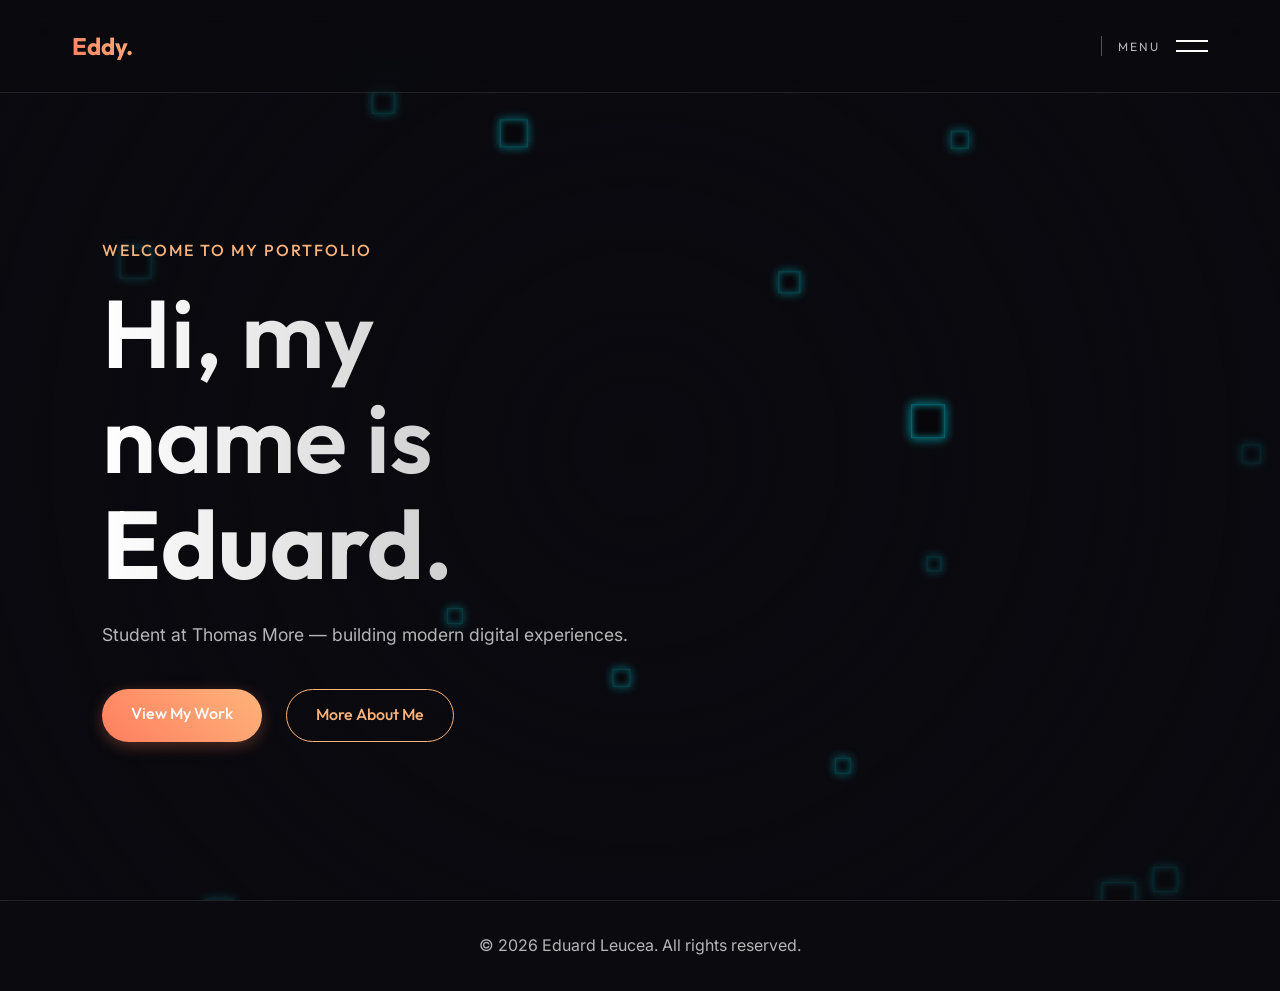
<file: index.html>
<!DOCTYPE html>
<html lang="en">

<head>
    <meta charset="UTF-8">
    <meta name="viewport" content="width=device-width, initial-scale=1.0">
    <title>Personal Portfolio</title>
    <!-- Google Fonts -->
    <link rel="preconnect" href="https://fonts.googleapis.com">
    <link rel="preconnect" href="https://fonts.gstatic.com" crossorigin>
    <link
        href="https://fonts.googleapis.com/css2?family=Outfit:wght@300;400;500;600;700&family=Inter:wght@400;500&display=swap"
        rel="stylesheet">
    <!-- CSS -->
    <link rel="stylesheet" href="gradient-bg.css">
    <link rel="stylesheet" href="style.css">
</head>

<body>
    <!-- Animated Background -->
    <div class="bg-overlay"></div>

    <nav class="glass-nav">
        <div class="nav-content">
            <span class="logo">Eddy.</span>
            <button class="menu-toggle" aria-label="Toggle Menu">
                <span class="menu-divider"></span>
                <span class="menu-label">MENU</span>
                <div class="hamburger-lines">
                    <span class="line"></span>
                    <span class="line"></span>
                </div>
            </button>
        </div>
    </nav>

    <!-- Fullscreen Menu Overlay -->
    <nav class="fullscreen-menu">
        <ul class="fullscreen-nav-links">
            <li><a href="./index.html" class="active">Home</a></li>
            <li><a href="./about.html">About Me</a></li>
            <li><a href="./projects.html">Projects</a></li>
            <li><a href="./cv.html">CV</a></li>
            <li><a href="./contact.html">Contact Me</a></li>
        </ul>
    </nav>

    <!-- Cinematic Hero -->
    <section class="hero cinematic-hero">
        <div class="hero-content">
            <span class="hero-tagline">WELCOME TO MY PORTFOLIO</span>
            <h1 class="hero-title">Hi, my<br>name is <span style="color: var(--accent-secondary); font-weight: 700;">Eduard.</span></h1>
            <p class="hero-description">Student at Thomas More — building modern digital experiences.</p>
            <div class="hero-actions">
                <a href="./projects.html" class="btn btn-primary">View My Work</a>
                <a href="./about.html" class="btn btn-secondary">More About Me</a>
            </div>
        </div>

        <div class="hero-right" id="discord-card-container" style="display: none; opacity: 0; transition: opacity 0.5s ease;">
            <!-- Activity is injected here dynamically -->
        </div>
    </section>

    <main>
    </main>

    <footer class="glass-footer">
        <p>&copy; 2026 Eduard Leucea. All rights reserved.</p>
    </footer>

    <!-- Scripts -->
    <script>
        const menuToggle = document.querySelector('.menu-toggle');
        const fullscreenMenu = document.querySelector('.fullscreen-menu');

        if (menuToggle && fullscreenMenu) {
            menuToggle.addEventListener('click', () => {
                menuToggle.classList.toggle('active');
                fullscreenMenu.classList.toggle('active');
                document.body.classList.toggle('menu-open');
            });
        }
    </script>
    <!-- Custom Lanyard Display -->
    <script src="./lanyard.js"></script>
    
    <!-- Custom Background Canvas and Collision Logic -->
    <script src="./background.js"></script>
</body>

</html>
</file>
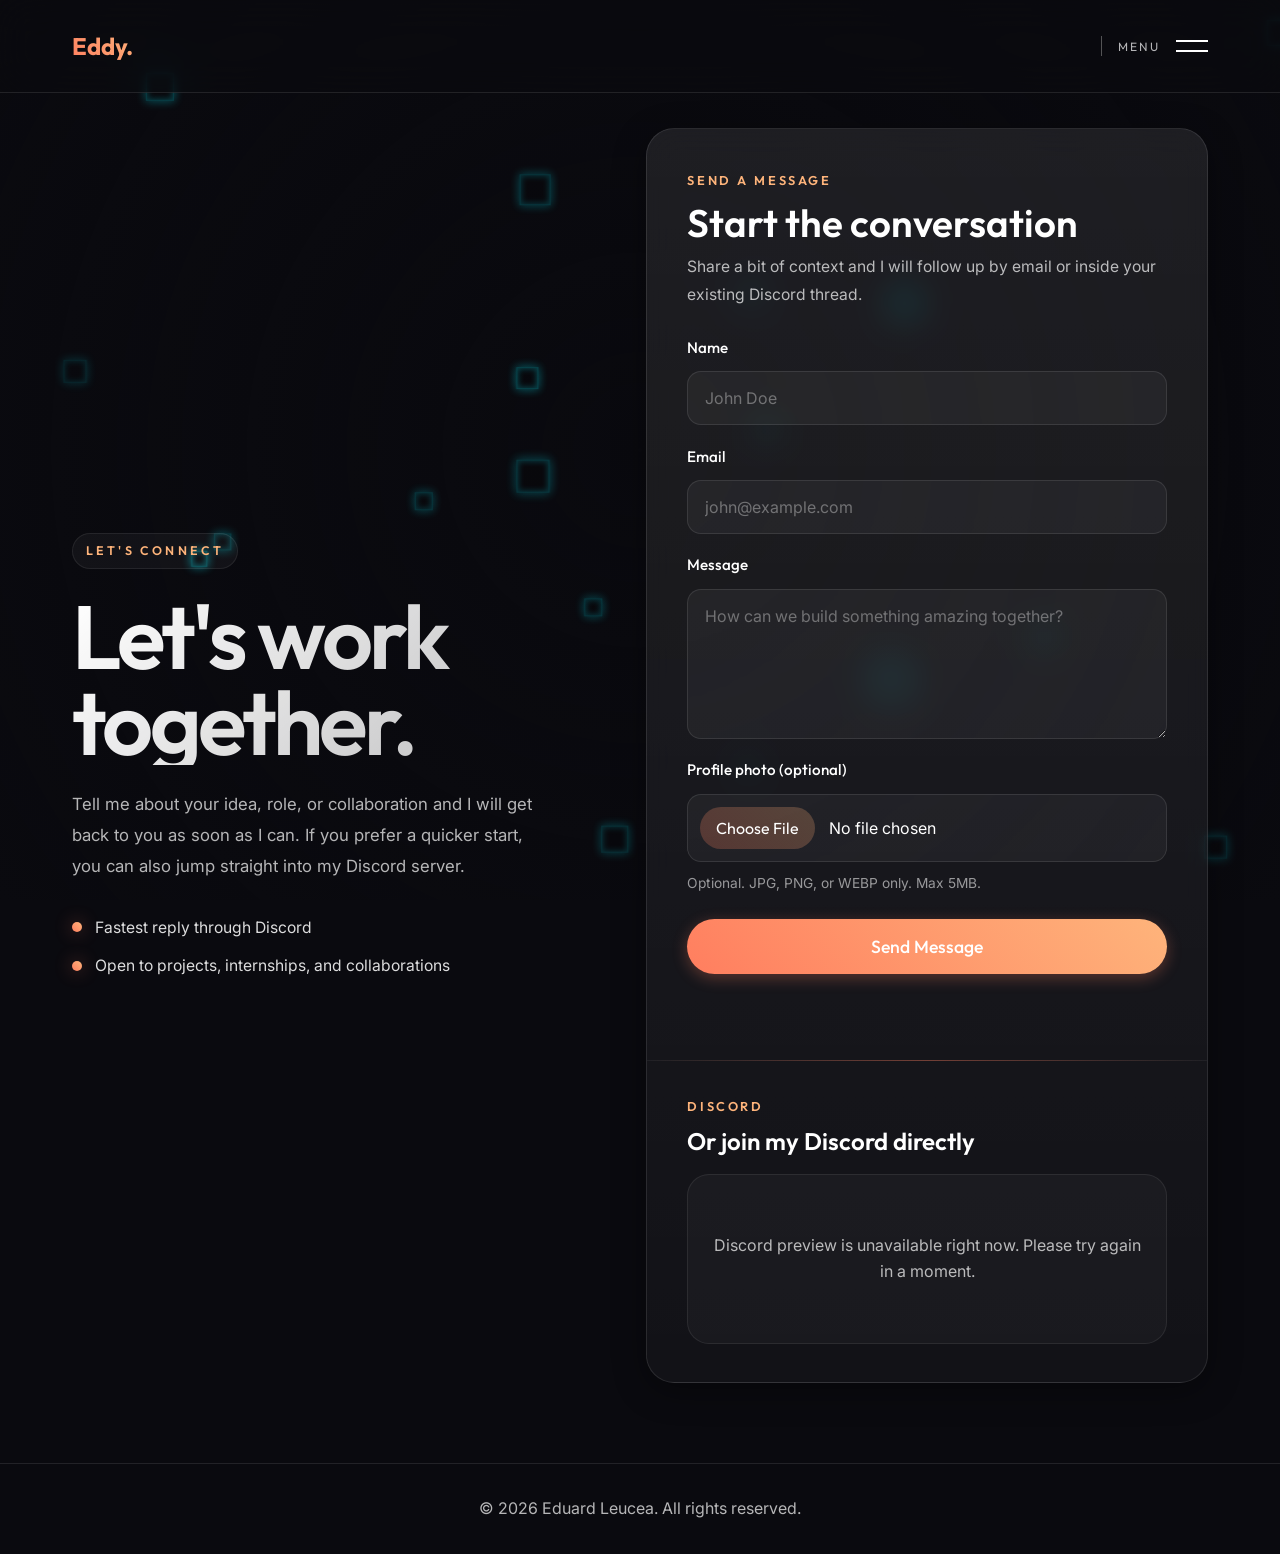
<file: contact.html>
<!DOCTYPE html>
<html lang="en">

<head>
    <meta charset="UTF-8">
    <meta name="viewport" content="width=device-width, initial-scale=1.0">
    <title>Contact Me | Eduard Leucea</title>
    <!-- Google Fonts -->
    <link rel="preconnect" href="https://fonts.googleapis.com">
    <link rel="preconnect" href="https://fonts.gstatic.com" crossorigin>
    <link
        href="https://fonts.googleapis.com/css2?family=Outfit:wght@300;400;500;600;700&family=Inter:wght@400;500&display=swap"
        rel="stylesheet">
    <!-- CSS -->
    <link rel="stylesheet" href="./gradient-bg.css">
    <link rel="stylesheet" href="./style.css">
</head>

<body>
    <div class="bg-overlay"></div>

    <nav class="glass-nav">
        <div class="nav-content">
            <span class="logo">Eddy.</span>
            <button class="menu-toggle" aria-label="Toggle Menu">
                <span class="menu-divider"></span>
                <span class="menu-label">MENU</span>
                <div class="hamburger-lines">
                    <span class="line"></span>
                    <span class="line"></span>
                </div>
            </button>
        </div>
    </nav>

    <!-- Fullscreen Menu Overlay -->
    <nav class="fullscreen-menu">
        <ul class="fullscreen-nav-links">
            <li><a href="./index.html">Home</a></li>
            <li><a href="./about.html">About Me</a></li>
            <li><a href="./projects.html">Projects</a></li>
            <li><a href="./cv.html">CV</a></li>
            <li><a href="./contact.html" class="active">Contact Me</a></li>
        </ul>
    </nav>

    <main>
        <section class="contact contact-section">
            <div class="contact-shell">
                <div class="contact-hero">
                    <div class="contact-copy">
                        <span class="contact-eyebrow">LET'S CONNECT</span>
                        <h1 class="contact-title">Let's work<br>together.</h1>
                        <p class="contact-lead">
                            Tell me about your idea, role, or collaboration and I will get back to you as soon as I can.
                            If you prefer a quicker start, you can also jump straight into my Discord server.
                        </p>

                        <div class="contact-highlights" aria-label="Contact highlights">
                            <div class="contact-highlight">
                                <span class="contact-highlight-dot"></span>
                                <span>Fastest reply through Discord</span>
                            </div>
                            <div class="contact-highlight">
                                <span class="contact-highlight-dot"></span>
                                <span>Open to projects, internships, and collaborations</span>
                            </div>
                        </div>
                    </div>

                    <aside class="contact-card glass-panel">
                        <div class="contact-card-section">
                            <div class="contact-card-header">
                                <span class="contact-card-kicker">Send a message</span>
                                <h2>Start the conversation</h2>
                                <p>Share a bit of context and I will follow up by email or inside your existing Discord thread.</p>
                            </div>

                            <form id="contactForm" class="contact-form" enctype="multipart/form-data">
                                <div class="form-group">
                                    <label for="contact-name">Name</label>
                                    <input type="text" id="contact-name" name="name" required placeholder="John Doe">
                                </div>
                                <div class="form-group">
                                    <label for="contact-email">Email</label>
                                    <input type="email" id="contact-email" name="email" required placeholder="john@example.com">
                                </div>
                                <div class="form-group">
                                    <label for="contact-message">Message</label>
                                    <textarea id="contact-message" name="message" rows="5" required
                                        placeholder="How can we build something amazing together?"></textarea>
                                </div>
                                <div class="form-group">
                                    <label for="contact-photo">Profile photo (optional)</label>
                                    <input type="file" id="contact-photo" name="photo"
                                        accept="image/png,image/jpeg,image/webp">
                                    <p class="form-helper">Optional. JPG, PNG, or WEBP only. Max 5MB.</p>
                                </div>
                                <button type="submit" class="btn btn-primary btn-large" id="contact-submit">Send Message</button>
                                <div id="form-feedback" class="form-feedback" aria-live="polite"></div>
                            </form>
                        </div>

                        <div class="contact-card-divider" aria-hidden="true"></div>

                        <div class="contact-card-section discord-join-section">
                            <div class="contact-card-header contact-card-header-compact">
                                <span class="contact-card-kicker">Discord</span>
                                <h2>Or join my Discord directly</h2>
                            </div>

                            <div id="discord-server-card" class="discord-server-card" aria-live="polite">
                                <div class="discord-server-loading">
                                    <span class="discord-server-loading-dot"></span>
                                    <span>Loading server info...</span>
                                </div>
                            </div>
                        </div>
                    </aside>
                </div>
            </div>
        </section>
    </main>


    <footer class="glass-footer">
        <p>&copy; 2026 Eduard Leucea. All rights reserved.</p>
    </footer>

    <!-- Scripts -->
    <script>
        // Menu Toggle
        const menuToggle = document.querySelector('.menu-toggle');
        const fullscreenMenu = document.querySelector('.fullscreen-menu');

        if (menuToggle && fullscreenMenu) {
            menuToggle.addEventListener('click', () => {
                menuToggle.classList.toggle('active');
                fullscreenMenu.classList.toggle('active');
                document.body.classList.toggle('menu-open');
            });
        }

        // Contact Form Logic (Discord Forum Webhook Implementation)
        const contactForm = document.getElementById('contactForm');
        const formFeedback = document.getElementById('form-feedback');
        const submitBtn = document.getElementById('contact-submit');
        const photoInput = document.getElementById('contact-photo');
        const MAX_FILE_SIZE = 5 * 1024 * 1024;
        const ALLOWED_TYPES = ['image/png', 'image/jpeg', 'image/webp'];

        function validatePhoto(file) {
            if (!file) return null;
            if (!ALLOWED_TYPES.includes(file.type)) {
                return 'Please upload a JPG, PNG, or WEBP image.';
            }
            if (file.size > MAX_FILE_SIZE) {
                return 'Please keep the profile photo under 5MB.';
            }
            return null;
        }

        if (contactForm) {
            contactForm.addEventListener('submit', async (e) => {
                e.preventDefault();
                submitBtn.disabled = true;
                submitBtn.textContent = 'Sending...';
                formFeedback.className = 'form-feedback';
                formFeedback.textContent = '';

                const name = document.getElementById('contact-name').value;
                const email = document.getElementById('contact-email').value;
                const message = document.getElementById('contact-message').value;
                const photo = photoInput.files[0];

                const storageKey = `discord_thread_${email.toLowerCase()}`;
                const threadId = localStorage.getItem(storageKey);
                const photoError = validatePhoto(photo);

                if (photoError) {
                    formFeedback.textContent = photoError;
                    formFeedback.classList.add('error');
                    submitBtn.disabled = false;
                    submitBtn.textContent = 'Send Message';
                    return;
                }

                try {
                    const formData = new FormData();
                    formData.append('name', name);
                    formData.append('email', email);
                    formData.append('message', message);
                    if (threadId) {
                        formData.append('threadId', threadId);
                    }
                    if (photo) {
                        formData.append('photo', photo);
                    }

                    const response = await fetch('/api/contact', {
                        method: 'POST',
                        body: formData
                    });

                    const data = await response.json();

                    if (response.ok) {
                        if (data.threadId) {
                            localStorage.setItem(storageKey, data.threadId);
                        }
                        formFeedback.textContent = 'Message sent successfully! ✨';
                        formFeedback.classList.add('success');
                        contactForm.reset();
                    } else {
                        throw new Error(data.error || 'Failed to send message.');
                    }
                } catch (error) {
                    formFeedback.textContent = `Error: ${error.message}`;
                    formFeedback.classList.add('error');
                } finally {
                    submitBtn.disabled = false;
                    submitBtn.textContent = 'Send Message';
                }
            });
        }
    </script>

    <!-- Discord Server Card Fetch -->
    <script>
        const GUILD_ID = '1487640061741760553';
        const WIDGET_URL = `https://discord.com/api/guilds/${GUILD_ID}/widget.json`;
        const card = document.getElementById('discord-server-card');
        const escapeHtml = (value = '') => value
            .replace(/&/g, '&amp;')
            .replace(/</g, '&lt;')
            .replace(/>/g, '&gt;')
            .replace(/"/g, '&quot;')
            .replace(/'/g, '&#39;');
        const renderMemberAvatar = (member) => {
            const username = escapeHtml(member.username || 'Member');
            const initial = escapeHtml((member.username || '?').charAt(0).toUpperCase());
            const avatarUrl = member.avatar_url ? escapeHtml(member.avatar_url) : '';

            if (!avatarUrl) {
                return `<span class="dsc-member-avatar dsc-member-avatar-fallback">${initial}</span>`;
            }

            return `
                <img
                    class="dsc-member-avatar"
                    src="${avatarUrl}"
                    alt="${username} avatar"
                    loading="lazy"
                    referrerpolicy="no-referrer"
                    onerror="this.onerror=null; this.outerHTML='<span class=&quot;dsc-member-avatar dsc-member-avatar-fallback&quot;>${initial}</span>';"
                >
            `;
        };

        async function fetchDiscordServer() {
            try {
                const res = await fetch(WIDGET_URL);
                if (!res.ok) throw new Error('Widget API error');
                const data = await res.json();

                const onlineMembers = (data.members || []).slice(0, 5);
                const onlineCount = data.presence_count || onlineMembers.length;
                const inviteUrl = data.instant_invite || '#';

                card.innerHTML = `
                    <div class="dsc-surface">
                        <div class="dsc-header">
                            <div class="dsc-header-main">
                                <span class="dsc-logo-wrap" aria-hidden="true">
                                    <svg class="dsc-logo" viewBox="0 0 127.14 96.36" xmlns="http://www.w3.org/2000/svg">
                                        <path fill="#5865F2" d="M107.7,8.07A105.15,105.15,0,0,0,81.47,0a72.06,72.06,0,0,0-3.36,6.83A97.68,97.68,0,0,0,49,6.83,72.37,72.37,0,0,0,45.64,0,105.89,105.89,0,0,0,19.39,8.09C2.79,32.65-1.71,56.6.54,80.21h0A105.73,105.73,0,0,0,32.71,96.36,77.7,77.7,0,0,0,39.6,85.25a68.42,68.42,0,0,1-10.85-5.18c.91-.66,1.8-1.34,2.66-2a75.57,75.57,0,0,0,64.32,0c.87.71,1.76,1.39,2.66,2a68.68,68.68,0,0,1-10.87,5.19,77,77,0,0,0,6.89,11.1A105.25,105.25,0,0,0,126.6,80.22h0C129.24,52.84,122.09,29.11,107.7,8.07ZM42.45,65.69C36.18,65.69,31,60,31,53s5-12.74,11.43-12.74S54,46,53.89,53,48.84,65.69,42.45,65.69Zm42.24,0C78.41,65.69,73.25,60,73.25,53s5-12.74,11.44-12.74S96.23,46,96.12,53,91.08,65.69,84.69,65.69Z"/>
                                    </svg>
                                </span>
                                <div>
                                    <p class="dsc-label">Discord server</p>
                                    <span class="dsc-server-name">${escapeHtml(data.name || 'Community')}</span>
                                </div>
                            </div>
                            <div class="dsc-online-count">
                                <span class="dsc-online-dot"></span>
                                <span><strong>${onlineCount}</strong> online now</span>
                            </div>
                        </div>

                        <div class="dsc-members">
                            <p class="dsc-members-title">Online members</p>
                            <div class="dsc-members-list">
                                ${onlineMembers.length ? onlineMembers.map((member) => `
                                    <div class="dsc-member">
                                        ${renderMemberAvatar(member)}
                                        <div class="dsc-member-copy">
                                            <span class="dsc-member-name">${escapeHtml(member.username || 'Member')}</span>
                                            <span class="dsc-member-status">${escapeHtml(member.status || 'online')}</span>
                                        </div>
                                        <span class="dsc-member-dot" style="background: ${member.status === 'online' ? '#43b581' : member.status === 'idle' ? '#faa61a' : member.status === 'dnd' ? '#f04747' : '#747f8d'};"></span>
                                    </div>
                                `).join('') : '<p class="dsc-empty">No online members available right now.</p>'}
                            </div>
                        </div>

                        <a href="${escapeHtml(inviteUrl)}" target="_blank" rel="noopener noreferrer" class="btn btn-primary dsc-join-button">
                            Join Server
                        </a>
                    </div>
                `;
            } catch (e) {
                card.innerHTML = `
                    <div class="discord-server-fallback">
                        <p>Discord preview is unavailable right now. Please try again in a moment.</p>
                    </div>
                `;
            }
        }

        fetchDiscordServer();
        setInterval(fetchDiscordServer, 60000);
    </script>
    <!-- Custom Background Canvas and Collision Logic -->
    <script src="./background.js"></script>
</body>

</html>
</file>
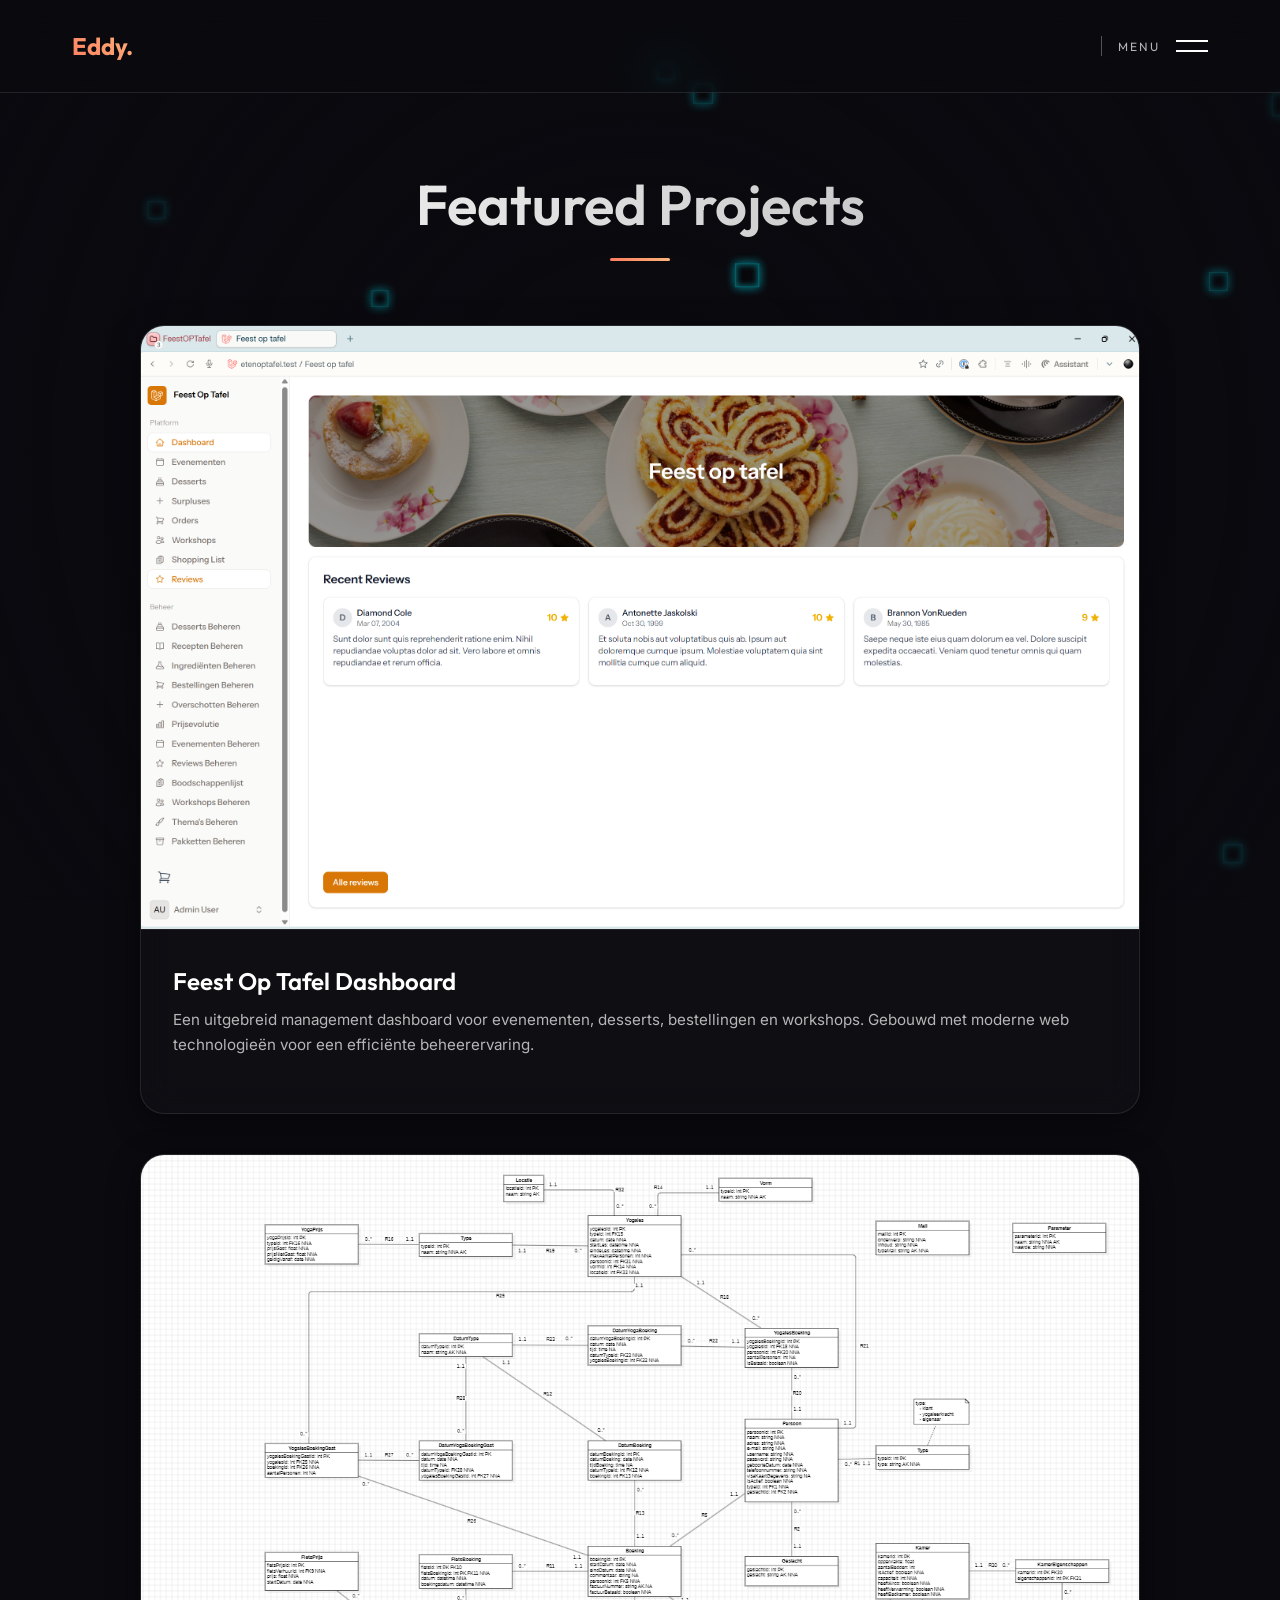
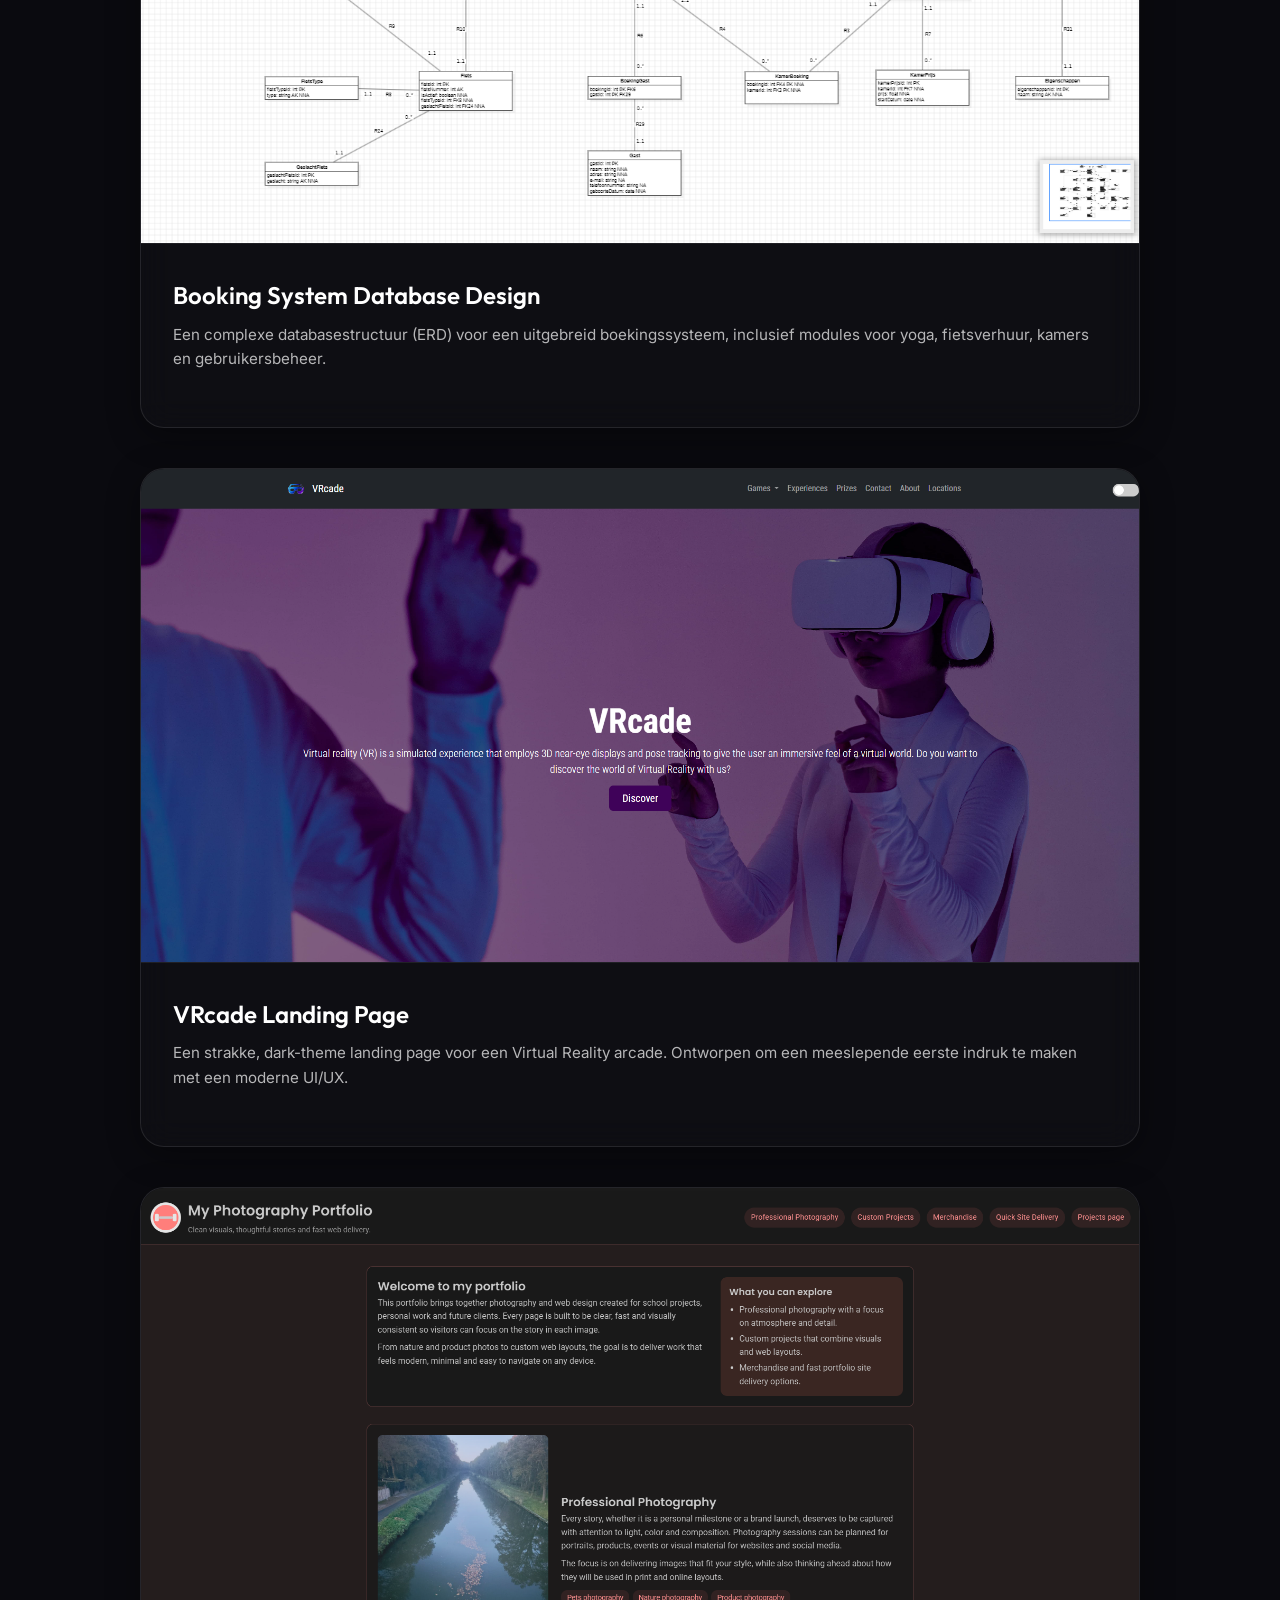
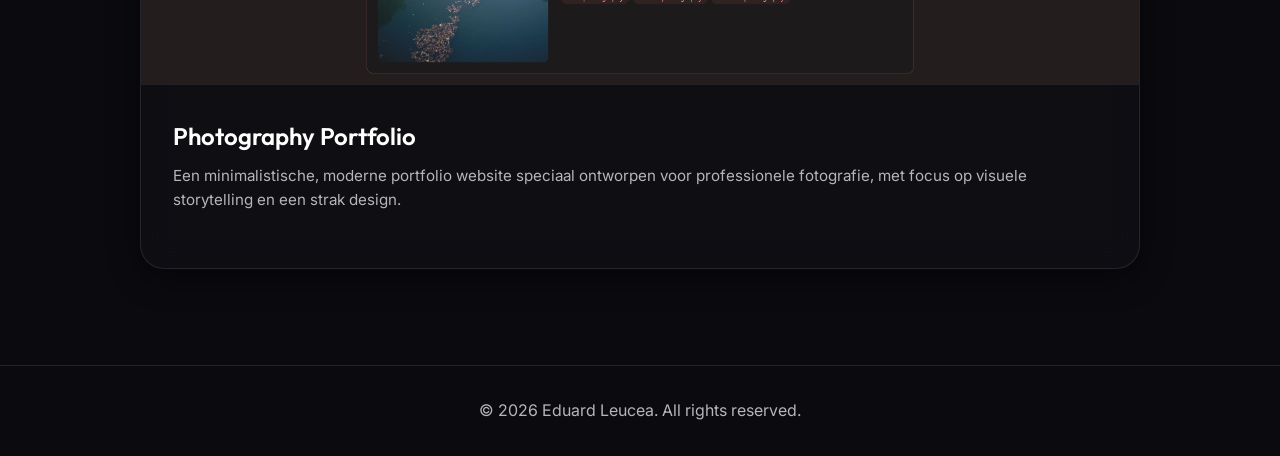
<file: projects.html>
<!DOCTYPE html>
<html lang="en">

<head>
    <meta charset="UTF-8">
    <meta name="viewport" content="width=device-width, initial-scale=1.0">
    <title>Projects | Eduard Leucea</title>
    <!-- Google Fonts -->
    <link rel="preconnect" href="https://fonts.googleapis.com">
    <link rel="preconnect" href="https://fonts.gstatic.com" crossorigin>
    <link
        href="https://fonts.googleapis.com/css2?family=Outfit:wght@300;400;500;600;700&family=Inter:wght@400;500&display=swap"
        rel="stylesheet">
    <!-- CSS -->
    <link rel="stylesheet" href="./gradient-bg.css">
    <link rel="stylesheet" href="./style.css">
</head>

<body>
    <div class="bg-overlay"></div>

    <nav class="glass-nav">
        <div class="nav-content">
            <span class="logo">Eddy.</span>
            <button class="menu-toggle" aria-label="Toggle Menu">
                <span class="menu-divider"></span>
                <span class="menu-label">MENU</span>
                <div class="hamburger-lines">
                    <span class="line"></span>
                    <span class="line"></span>
                </div>
            </button>
        </div>
    </nav>

    <!-- Fullscreen Menu Overlay -->
    <nav class="fullscreen-menu">
        <ul class="fullscreen-nav-links">
            <li><a href="./index.html">Home</a></li>
            <li><a href="./about.html">About Me</a></li>
            <li><a href="./projects.html" class="active">Projects</a></li>
            <li><a href="./cv.html">CV</a></li>
            <li><a href="./contact.html">Contact Me</a></li>
        </ul>
    </nav>

    <main>
        <section class="page-header">
            <h1>Featured Projects</h1>
            <div class="underline"></div>
        </section>

        <!-- Richer Project Cards -->
        <section class="projects" style="padding-top: 2rem;">
            <div class="projects-grid">
                <!-- Project 1: Feest Op Tafel -->
                <article class="project-card glass-panel">
                    <div class="project-image">
                        <img src="./FeestOpTafel.png" alt="Feest Op Tafel Dashboard" style="width: 100%; height: 100%; object-fit: cover;">
                    </div>
                    <div class="project-info">
                        <h3>Feest Op Tafel Dashboard</h3>
                        <p>Een uitgebreid management dashboard voor evenementen, desserts, bestellingen en workshops. Gebouwd met moderne web technologieën voor een efficiënte beheerervaring.</p>
                    </div>
                </article>

                <!-- Project 2: Booking System Database -->
                <article class="project-card glass-panel">
                    <div class="project-image">
                        <img src="./DatabaseERD.png" alt="Booking System Database Design" style="width: 100%; height: 100%; object-fit: cover;">
                    </div>
                    <div class="project-info">
                        <h3>Booking System Database Design</h3>
                        <p>Een complexe databasestructuur (ERD) voor een uitgebreid boekingssysteem, inclusief modules voor yoga, fietsverhuur, kamers en gebruikersbeheer.</p>
                    </div>
                </article>

                <!-- Project 3: VRcade -->
                <article class="project-card glass-panel">
                    <div class="project-image">
                        <img src="./VRcade.png" alt="VRcade Landing Page" style="width: 100%; height: 100%; object-fit: cover;">
                    </div>
                    <div class="project-info">
                        <h3>VRcade Landing Page</h3>
                        <p>Een strakke, dark-theme landing page voor een Virtual Reality arcade. Ontworpen om een meeslepende eerste indruk te maken met een moderne UI/UX.</p>
                    </div>
                </article>

                <!-- Project 4: Photography Portfolio -->
                <article class="project-card glass-panel">
                    <div class="project-image">
                        <img src="./PhotographyPortfolio.png" alt="Photography Portfolio" style="width: 100%; height: 100%; object-fit: cover;">
                    </div>
                    <div class="project-info">
                        <h3>Photography Portfolio</h3>
                        <p>Een minimalistische, moderne portfolio website speciaal ontworpen voor professionele fotografie, met focus op visuele storytelling en een strak design.</p>
                    </div>
                </article>
            </div>
        </section>
    </main>

    <footer class="glass-footer">
        <p>&copy; 2026 Eduard Leucea. All rights reserved.</p>
    </footer>

    <!-- Scripts -->
    <script>
        const menuToggle = document.querySelector('.menu-toggle');
        const fullscreenMenu = document.querySelector('.fullscreen-menu');

        if (menuToggle && fullscreenMenu) {
            menuToggle.addEventListener('click', () => {
                menuToggle.classList.toggle('active');
                fullscreenMenu.classList.toggle('active');
                document.body.classList.toggle('menu-open');
            });
        }
    </script>
    <!-- Custom Background Canvas and Collision Logic -->
    <script src="./background.js"></script>
</body>

</html>
</file>
<file: gradient-bg.css>
/* Background Canvas & Overlay */
#bg-canvas {
    position: fixed;
    top: 0;
    left: 0;
    width: 100vw;
    height: 100vh;
    z-index: 0;
    pointer-events: none;
    /* Soft fallback gradient */
    background: linear-gradient(135deg, #0a0a0f 0%, #15111c 100%);
}

.bg-overlay {
    position: fixed;
    top: 0;
    left: 0;
    width: 100vw;
    height: 100vh;
    z-index: 1;
    pointer-events: none;
    background: radial-gradient(circle at center, transparent 0%, rgba(10, 10, 15, 0.8) 100%);
}
</file>
<file: style.css>
:root {
    /* Warmer accent colors */
    --accent-primary: #ff7e5f;
    --accent-secondary: #feb47b;
    --text-main: #ffffff;
    --text-muted: rgba(255, 255, 255, 0.7);
    --bg-dark: #0a0a0f;

    /* Glassmorphism */
    --glass-bg: rgba(20, 20, 25, 0.4);
    --glass-border: rgba(255, 255, 255, 0.1);
    --glass-shadow: 0 8px 32px 0 rgba(0, 0, 0, 0.37);

    /* Typography */
    --font-heading: 'Outfit', sans-serif;
    --font-body: 'Inter', sans-serif;
}

* {
    margin: 0;
    padding: 0;
    box-sizing: border-box;
}

body {
    background-color: var(--bg-dark);
    color: var(--text-main);
    font-family: var(--font-body);
    line-height: 1.6;
    overflow-x: hidden;
    position: relative;
}

/* Typography Base */
h1,
h2,
h3,
h4,
.logo {
    font-family: var(--font-heading);
    font-weight: 600;
}

a {
    text-decoration: none;
    color: inherit;
    transition: all 0.3s ease;
}

/* Glass Panels */
.glass-panel {
    background: var(--glass-bg);
    backdrop-filter: blur(16px);
    -webkit-backdrop-filter: blur(16px);
    border: 1px solid var(--glass-border);
    border-radius: 24px;
    box-shadow: var(--glass-shadow);
    padding: 3rem;
    transition: transform 0.3s ease, border-color 0.3s ease;
}

.glass-panel:hover {
    border-color: rgba(255, 255, 255, 0.2);
}

/* Nav */
.glass-nav {
    position: fixed;
    top: 0;
    left: 0;
    width: 100%;
    z-index: 100;
    background: rgba(10, 10, 15, 0.5);
    backdrop-filter: blur(20px);
    border-bottom: 1px solid var(--glass-border);
}

.nav-content {
    max-width: 1200px;
    margin: 0 auto;
    padding: 1.5rem 2rem;
    display: flex;
    justify-content: space-between;
    align-items: center;
}

.logo {
    font-size: 1.5rem;
    font-weight: 700;
    background: linear-gradient(45deg, var(--accent-primary), var(--accent-secondary));
    -webkit-background-clip: text;
    background-clip: text;
    -webkit-text-fill-color: transparent;
}

/* Menu Toggle Button */
.menu-toggle {
    display: flex;
    flex-direction: row;
    justify-content: center;
    align-items: center;
    height: 44px;
    background: transparent;
    border: none;
    cursor: pointer;
    z-index: 1000;
    gap: 16px;
}

.menu-divider {
    width: 1px;
    height: 20px;
    background-color: rgba(255, 255, 255, 0.3);
}

.menu-label {
    text-transform: uppercase;
    font-size: 0.75rem;
    letter-spacing: 2px;
    color: rgba(255, 255, 255, 0.7);
    font-family: 'Outfit', sans-serif;
    pointer-events: none;
}

.hamburger-lines {
    display: flex;
    flex-direction: column;
    gap: 8px;
    pointer-events: none;
}

.menu-toggle .line {
    width: 32px;
    height: 2px;
    background-color: var(--text-main);
    transition: transform 0.4s cubic-bezier(0.4, 0, 0.2, 1), background-color 0.3s ease;
    transform-origin: center;
}

.menu-toggle:hover .line:first-child {
    transform: translateY(-2px);
}

.menu-toggle:hover .line:last-child {
    transform: translateY(2px);
}

.menu-toggle.active .line {
    background-color: var(--accent-primary);
}

.menu-toggle.active .line:first-child {
    transform: translateY(5px) rotate(45deg);
}

.menu-toggle.active .line:last-child {
    transform: translateY(-5px) rotate(-45deg);
}

/* Fullscreen Menu */
.fullscreen-menu {
    position: fixed;
    top: 0;
    left: 0;
    width: 100%;
    height: 100vh;
    background: rgba(10, 10, 15, 0.98);
    backdrop-filter: blur(25px);
    -webkit-backdrop-filter: blur(25px);
    z-index: 99;
    display: flex;
    align-items: center;
    justify-content: center;
    opacity: 0;
    visibility: hidden;
    transition: opacity 0.5s ease, visibility 0.5s ease;
}

.fullscreen-menu.active {
    opacity: 1;
    visibility: visible;
}

.fullscreen-nav-links {
    list-style: none;
    text-align: center;
    display: flex;
    flex-direction: column;
    gap: 3rem;
}

.fullscreen-nav-links a {
    font-size: 3.5rem;
    font-family: var(--font-heading);
    font-weight: 700;
    color: var(--text-main);
    text-transform: uppercase;
    letter-spacing: 2px;
    position: relative;
    display: inline-block;
    transition: transform 0.4s cubic-bezier(0.4, 0, 0.2, 1), color 0.3s ease;
}

.fullscreen-nav-links a:hover,
.fullscreen-nav-links a.active {
    color: var(--accent-secondary);
    transform: translateY(-5px) scale(1.05);
}

.fullscreen-nav-links a.active {
    text-decoration: underline;
    text-decoration-color: var(--accent-primary);
    text-underline-offset: 8px;
}

/* Prevent scroll when menu open */
body.menu-open {
    overflow: hidden;
}

/* Buttons */
.btn {
    display: inline-block;
    padding: 0.8rem 1.8rem;
    border-radius: 50px;
    font-weight: 500;
    font-family: var(--font-heading);
    cursor: pointer;
}

.btn-primary {
    background: linear-gradient(45deg, var(--accent-primary), var(--accent-secondary));
    color: #fff;
    border: none;
    box-shadow: 0 4px 15px rgba(255, 126, 95, 0.3);
}

.btn-primary:hover {
    transform: translateY(-2px);
    box-shadow: 0 6px 20px rgba(255, 126, 95, 0.5);
}

.btn-secondary {
    background: transparent;
    border: 1px solid var(--accent-secondary);
    color: var(--accent-secondary);
}

.btn-secondary:hover {
    background: rgba(254, 180, 123, 0.1);
    transform: translateY(-2px);
}

.btn-large {
    padding: 1rem 2.5rem;
    font-size: 1.1rem;
}

/* Main Layout */
main {
    max-width: 1200px;
    margin: 0 auto;
    padding: 0 2rem;
    position: relative;
    z-index: 10;
}

.section-header {
    margin-bottom: 3rem;
    text-align: center;
}

.section-header h2 {
    font-size: 2.5rem;
    margin-bottom: 0.5rem;
}

.underline {
    height: 3px;
    width: 60px;
    background: linear-gradient(90deg, var(--accent-primary), var(--accent-secondary));
    margin: 0 auto;
    border-radius: 3px;
}

/* Hero Section */
.hero {
    display: grid;
    grid-template-columns: 1fr 1fr;
    min-height: 100vh;
    align-items: center;
    padding-top: 5rem;
    padding-left: 8vw;
    padding-right: 2vw;
    gap: 4rem;
    position: relative;
    z-index: 10;
}

.hero-content {
    display: flex;
    flex-direction: column;
    justify-content: center;
    text-align: left;
}

.hero-tagline {
    display: block;
    color: var(--accent-secondary);
    font-family: var(--font-heading);
    font-weight: 500;
    letter-spacing: 2px;
    margin-bottom: 1rem;
    text-transform: uppercase;
}

.hero-title {
    font-size: clamp(3.5rem, 8vw, 6rem);
    line-height: 1.1;
    margin-bottom: 1.5rem;
    background: linear-gradient(to right, #ffffff, var(--text-muted));
    -webkit-background-clip: text;
    background-clip: text;
    -webkit-text-fill-color: transparent;
}

.hero-description {
    font-size: 1.1rem;
    color: var(--text-muted);
    margin-bottom: 2.5rem;
    max-width: 600px;
}

.hero-actions {
    display: flex;
    gap: 1.5rem;
    justify-content: flex-start;
}

/* Highlight Strip */
.highlight-strip {
    display: flex;
    justify-content: space-around;
    padding: 2rem;
    margin: -3rem auto 5rem;
    max-width: 900px;
    border-radius: 16px;
    position: relative;
    z-index: 20;
}

.stat {
    text-align: center;
}

.stat-number {
    display: block;
    font-size: 2.5rem;
    font-family: var(--font-heading);
    font-weight: 700;
    color: var(--accent-secondary);
}

.stat-label {
    font-size: 0.9rem;
    color: var(--text-muted);
    text-transform: uppercase;
    letter-spacing: 1px;
}

/* Elevated About Section */
.elevated-section {
    padding: 6rem 0;
}

.about-content {
    display: grid;
    grid-template-columns: 1fr 1fr;
    gap: 4rem;
    align-items: center;
}

.about-text h3 {
    font-size: 2rem;
    margin-bottom: 1.5rem;
    color: #fff;
}

.about-text p {
    color: var(--text-muted);
    margin-bottom: 1rem;
}

.about-image-placeholder {
    aspect-ratio: 4/5;
    background: linear-gradient(135deg, rgba(255, 126, 95, 0.2) 0%, rgba(254, 180, 123, 0.2) 100%);
    border-radius: 16px;
    border: 1px solid var(--glass-border);
    display: flex;
    align-items: center;
    justify-content: center;
    color: var(--accent-secondary);
    font-family: var(--font-heading);
    font-size: 1.2rem;
}

/* About Page */
.about-page {
    padding-top: 8.5rem;
    padding-bottom: 5rem;
}

.about-hero,
.about-section {
    max-width: 1180px;
    margin: 0 auto;
}

.about-hero {
    min-height: calc(100vh - 11rem);
    display: grid;
    grid-template-columns: 1fr 0.95fr;
    gap: 4rem;
    align-items: center;
    margin-bottom: 5rem;
}

.about-hero-copy {
    display: flex;
    flex-direction: column;
    gap: 1.5rem;
    max-width: 620px;
}

.about-eyebrow {
    display: inline-flex;
    align-self: flex-start;
    padding: 0.45rem 0.85rem;
    border-radius: 999px;
    border: 1px solid rgba(255, 255, 255, 0.08);
    background: rgba(255, 255, 255, 0.04);
    color: var(--accent-secondary);
    font-family: var(--font-heading);
    font-size: 0.78rem;
    font-weight: 600;
    letter-spacing: 0.18rem;
}

.about-hero-title {
    font-size: clamp(3.3rem, 7vw, 5.8rem);
    line-height: 0.98;
    letter-spacing: -0.04em;
    background: linear-gradient(135deg, #ffffff 0%, rgba(255, 255, 255, 0.7) 100%);
    -webkit-background-clip: text;
    background-clip: text;
    -webkit-text-fill-color: transparent;
}

.about-hero-lead {
    color: var(--text-muted);
    font-size: 1.08rem;
    line-height: 1.9;
    max-width: 58ch;
}

.about-hero-notes {
    display: grid;
    gap: 0.9rem;
    margin-top: 0.35rem;
}

.about-note {
    display: inline-flex;
    align-items: center;
    gap: 0.85rem;
    color: rgba(255, 255, 255, 0.85);
}

.about-note-dot {
    width: 0.65rem;
    height: 0.65rem;
    border-radius: 50%;
    background: linear-gradient(45deg, var(--accent-primary), var(--accent-secondary));
    box-shadow: 0 0 16px rgba(255, 126, 95, 0.45);
    flex-shrink: 0;
}

.about-photo-card {
    padding: 1.4rem;
    border-radius: 28px;
}

.about-photo-frame {
    position: relative;
    isolation: isolate;
    min-height: 560px;
    border-radius: 22px;
    overflow: hidden;
    border: 1px solid rgba(255, 255, 255, 0.08);
    background: radial-gradient(circle at 50% 30%, rgba(255, 126, 95, 0.12) 0%, rgba(10, 10, 15, 0.95) 70%);
    box-shadow: inset 0 2px 20px rgba(0, 0, 0, 0.5);
    transition: transform 0.45s ease, border-color 0.45s ease, box-shadow 0.45s ease;
}

.about-photo-frame::after {
    content: "";
    position: absolute;
    inset: 0;
    z-index: 1;
    background: linear-gradient(180deg, transparent 60%, rgba(10, 10, 15, 0.95) 100%);
    pointer-events: none;
    transition: opacity 0.45s ease;
}

.about-photo-card:hover .about-photo-frame {
    border-color: rgba(255, 255, 255, 0.14);
    box-shadow: 
        inset 0 2px 20px rgba(0, 0, 0, 0.6),
        0 15px 40px rgba(0, 0, 0, 0.3);
}

.about-photo {
    position: relative;
    z-index: 2;
    width: 100%;
    height: 100%;
    display: block;
    object-fit: cover;
}

.about-photo-fallback {
    position: absolute;
    inset: 0;
    z-index: 2;
    display: none;
    place-items: center;
    text-align: center;
    padding: 2rem;
    gap: 0.8rem;
    background:
        linear-gradient(180deg, rgba(255, 255, 255, 0.05), rgba(255, 255, 255, 0.02)),
        rgba(255, 255, 255, 0.02);
}

.about-photo-fallback span {
    font-family: var(--font-heading);
    font-size: 1.25rem;
    color: var(--text-main);
}

.about-photo-fallback p {
    color: var(--text-muted);
    max-width: 28ch;
}

.about-section {
    margin-bottom: 4rem;
}

.about-section-header {
    margin-bottom: 2.35rem;
}

.about-story-card,
.about-goals-card,
.about-cv-card {
    padding: 2.25rem;
    border-radius: 26px;
}

.about-story-card p,
.about-goals-card p,
.about-cv-copy p {
    color: var(--text-muted);
    font-size: 1.04rem;
    line-height: 1.9;
    max-width: 65ch;
}

.about-centered-text-card {
    max-width: 960px;
    margin: 0 auto;
    padding: 2.8rem 2.5rem;
    text-align: center;
}

.about-centered-text-card p {
    margin: 0 auto;
    text-align: left;
}

.about-interests-grid {
    display: grid;
    grid-template-columns: repeat(3, minmax(0, 1fr));
    gap: 1.5rem;
}

.about-interest-card,
.about-skills-card {
    padding: 2rem;
    border-radius: 24px;
}

.about-card-kicker {
    display: inline-block;
    margin-bottom: 0.8rem;
    color: var(--accent-secondary);
    font-family: var(--font-heading);
    font-size: 0.8rem;
    font-weight: 600;
    letter-spacing: 0.16rem;
    text-transform: uppercase;
}

.about-interest-card h3 {
    font-size: 1.45rem;
    margin-bottom: 0.9rem;
}

.about-interest-card p {
    color: var(--text-muted);
    line-height: 1.8;
}

.about-skills-grid {
    display: grid;
    grid-template-columns: 2fr 1fr;
    gap: 1.5rem;
}

.skill-pill-grid {
    display: flex;
    flex-wrap: wrap;
    gap: 0.8rem;
}

.skill-pill-grid-soft {
    max-width: 340px;
}

.skill-pill {
    display: inline-flex;
    align-items: center;
    justify-content: center;
    padding: 0.72rem 1rem;
    border-radius: 999px;
    border: 1px solid rgba(255, 255, 255, 0.08);
    background: rgba(255, 255, 255, 0.045);
    color: rgba(255, 255, 255, 0.88);
    font-size: 0.95rem;
    line-height: 1;
}

.about-cv-card {
    display: flex;
    align-items: center;
    justify-content: space-between;
    gap: 2rem;
}

.about-cv-copy {
    display: grid;
    gap: 1rem;
}

.about-cv-file {
    color: rgba(255, 255, 255, 0.56);
    font-size: 0.9rem;
    letter-spacing: 0.03em;
}

.about-cv-actions {
    display: flex;
    gap: 1rem;
    flex-wrap: wrap;
}

/* Projects Grid */
.projects {
    padding: 6rem 0;
}

.projects-grid {
    display: grid;
    grid-template-columns: minmax(0, 1000px);
    justify-content: center;
    gap: 2.5rem;
}

.project-card {
    padding: 0;
    overflow: hidden;
    display: flex;
    transition: transform 0.4s ease, box-shadow 0.4s ease;
    flex-direction: column;
}

.project-card:hover {
    transform: translateY(-8px);
    box-shadow: 0 15px 40px rgba(0, 0, 0, 0.4);
}

.project-image {
    height: auto;
    border-bottom: 1px solid rgba(255, 255, 255, 0.08);
    width: 100%;
}

.project-info {
    padding: 2rem;
    flex-grow: 1;
    display: flex;
    flex-direction: column;
}

.project-info h3 {
    font-size: 1.5rem;
    margin-bottom: 0.5rem;
}

.project-info p {
    color: var(--text-muted);
    font-size: 0.95rem;
    margin-bottom: 1.5rem;
    flex-grow: 1;
}

.project-link {
    color: var(--accent-secondary);
    font-family: var(--font-heading);
    font-weight: 500;
    font-size: 0.9rem;
}

.project-link:hover {
    color: var(--accent-primary);
}

/* Contact Block */
.contact {
    padding-bottom: 8rem;
}

.contact-block {
    text-align: center;
    max-width: 700px;
    margin: 0 auto;
    padding: 4rem 2rem;
}

.contact-block h2 {
    font-size: 2.5rem;
    margin-bottom: 1rem;
}

.contact-block p {
    color: var(--text-muted);
    font-size: 1.1rem;
}

/* Contact Form */
.contact-form {
    margin-top: 3rem;
    text-align: left;
    display: flex;
    flex-direction: column;
    gap: 1.5rem;
}

.form-group {
    display: flex;
    flex-direction: column;
    gap: 0.5rem;
}

.form-group label {
    font-family: var(--font-heading);
    font-weight: 500;
    color: var(--text-main);
    font-size: 0.95rem;
}

.form-group input,
.form-group textarea {
    width: 100%;
    padding: 1rem;
    background: rgba(255, 255, 255, 0.05);
    border: 1px solid var(--glass-border);
    border-radius: 12px;
    color: var(--text-main);
    font-family: var(--font-body);
    font-size: 1rem;
    transition: border-color 0.3s ease, background 0.3s ease;
}

.form-group input:focus,
.form-group textarea:focus {
    outline: none;
    border-color: var(--accent-primary);
    background: rgba(255, 255, 255, 0.1);
}

.form-group input::placeholder,
.form-group textarea::placeholder {
    color: var(--text-muted);
    opacity: 0.5;
}

.form-feedback {
    margin-top: 1rem;
    font-size: 0.95rem;
    font-weight: 500;
    text-align: center;
    min-height: 1.5rem;
}

.form-feedback.success {
    color: #4ade80;
}

.form-feedback.error {
    color: #f87171;
}

#contact-submit {
    margin-top: 1rem;
    width: 100%;
}

/* Footer */
.glass-footer {
    text-align: center;
    padding: 2rem;
    border-top: 1px solid var(--glass-border);
    position: relative;
    z-index: 10;
    color: var(--text-muted);
}

/* CV Section */
.cv-section {
    padding: 10rem 0 4rem;
}

.cv-container {
    max-width: 900px;
    margin: 0 auto;
}

.cv-header {
    display: flex;
    justify-content: space-between;
    align-items: center;
    margin-bottom: 3rem;
    border-bottom: 2px solid var(--glass-border);
    padding-bottom: 2rem;
}

.cv-header h1 {
    font-size: 3rem;
    background: linear-gradient(to right, #ffffff, var(--text-muted));
    -webkit-background-clip: text;
    background-clip: text;
    -webkit-text-fill-color: transparent;
}

.cv-grid {
    display: grid;
    grid-template-columns: 1fr 2fr;
    gap: 4rem;
}

.cv-column h3 {
    font-size: 1.5rem;
    margin-bottom: 1.5rem;
    color: var(--accent-primary);
    border-bottom: 1px solid var(--glass-border);
    padding-bottom: 0.5rem;
}

.cv-item {
    margin-bottom: 2rem;
}

.cv-item h4 {
    font-size: 1.2rem;
    color: var(--text-main);
}

.cv-item span.date {
    display: block;
    font-size: 0.9rem;
    color: var(--accent-secondary);
    margin-bottom: 0.5rem;
}

.cv-item p,
.cv-item ul {
    color: var(--text-muted);
    font-size: 0.95rem;
}

.cv-item ul {
    list-style-position: inside;
    margin-top: 0.5rem;
}

/* Page Headers (About, Projects, Contact) */
.page-header {
    padding-top: 10rem;
    padding-bottom: 2rem;
    text-align: center;
}

.page-header h1 {
    font-size: 3.5rem;
    margin-bottom: 0.5rem;
    background: linear-gradient(to right, #ffffff, var(--text-muted));
    -webkit-background-clip: text;
    background-clip: text;
    -webkit-text-fill-color: transparent;
}

/* Responsive */
@media (max-width: 768px) {
    .fullscreen-nav-links a {
        font-size: 2.5rem;
    }

    .hero-actions {
        flex-direction: column;
    }

    .highlight-strip {
        flex-direction: column;
        gap: 2rem;
    }

    .about-content {
        grid-template-columns: 1fr;
    }

    .about-page {
        padding-top: 7rem;
        padding-bottom: 3.5rem;
    }

    .about-hero {
        grid-template-columns: 1fr;
        min-height: auto;
        gap: 2.5rem;
        margin-bottom: 4rem;
    }

    .about-hero-copy {
        max-width: none;
    }

    .about-hero-title {
        font-size: clamp(2.7rem, 13vw, 4rem);
    }

    .about-hero-lead {
        font-size: 1rem;
        max-width: none;
    }

    .about-note {
        align-items: flex-start;
    }

    .about-photo-frame {
        min-height: 420px;
    }

    .about-centered-text-card {
        padding: 2rem 1.5rem;
    }

    .about-interests-grid,
    .about-skills-grid {
        grid-template-columns: 1fr;
    }

    .about-cv-card {
        flex-direction: column;
        align-items: flex-start;
    }

    .about-cv-actions {
        width: 100%;
        flex-direction: column;
    }

    .about-cv-actions .btn {
        width: 100%;
        text-align: center;
    }

    .glass-panel {
        padding: 2rem;
    }
}

/* Background Falling Cubes */
.falling-cube-wrapper {
    position: absolute;
    /* Controlled by translate3d */
    pointer-events: none;
    transform-style: preserve-3d;
    will-change: transform;
    /* Opacity set dynamically in JS */
    transition: opacity 0.3s ease;
}

.cube-scaler {
    width: 100%;
    height: 100%;
    transform-style: preserve-3d;
    /* Smooth zoom on touch */
    transition: transform 0.3s cubic-bezier(0.175, 0.885, 0.32, 1.275);
}

.falling-cube-wrapper.pulsing .cube-scaler {
    transform: scale(2.0);
    /* Pulse expansion size */
}

.cube-rotator {
    width: 100%;
    height: 100%;
    position: relative;
    transform-style: preserve-3d;
    animation: rotateCube linear infinite;
}

.cube-face {
    position: absolute;
    width: 100%;
    height: 100%;
    border: 1.5px solid #00f0ff;
    box-shadow: 0 0 10px #00f0ff, inset 0 0 6px #00f0ff;
    background: rgba(0, 0, 0, 0.4);
}

/* 3D Sides positioned dynamically based on size */
.cube-face.front {
    transform: rotateY(0deg) translateZ(var(--tz));
}

.cube-face.back {
    transform: rotateY(180deg) translateZ(var(--tz));
}

.cube-face.right {
    transform: rotateY(90deg) translateZ(var(--tz));
}

.cube-face.left {
    transform: rotateY(-90deg) translateZ(var(--tz));
}

.cube-face.top {
    transform: rotateX(90deg) translateZ(var(--tz));
}

.cube-face.bottom {
    transform: rotateX(-90deg) translateZ(var(--tz));
}

@keyframes rotateCube {
    0% {
        transform: rotateX(0deg) rotateY(0deg);
    }

    100% {
        transform: rotateX(360deg) rotateY(360deg);
    }
}

/* Lanyard Status & Hero 2-Column */
.hero-right {
    display: flex;
    justify-content: flex-end;
    align-items: center;
}

.discord-card {
    padding: 1.5rem;
    border-radius: 16px;
    width: 380px;
    display: flex;
    flex-direction: column;
    gap: 1.25rem;
    cursor: default;
    transition: transform 0.4s cubic-bezier(0.2, 0.8, 0.2, 1), box-shadow 0.4s cubic-bezier(0.2, 0.8, 0.2, 1);
}

.discord-card:hover {
    transform: translateY(-6px);
    box-shadow: 0 15px 35px rgba(0, 0, 0, 0.4), 0 15px 40px -15px var(--status-color, rgba(255, 255, 255, 0.1));
}

.discord-header {
    display: flex;
    align-items: center;
    gap: 8px;
    font-size: 0.75rem;
    font-weight: 700;
    letter-spacing: 1px;
    color: var(--text-muted);
    padding-bottom: 0.75rem;
    border-bottom: 1px solid rgba(255, 255, 255, 0.1);
}

.discord-logo {
    width: 20px;
    height: 20px;
}

.discord-profile-row {
    display: flex;
    align-items: center;
    gap: 1rem;
}

.discord-avatar-wrapper {
    position: relative;
    width: 80px;
    height: 80px;
}

.discord-avatar {
    width: 100%;
    height: 100%;
    border-radius: 50%;
    object-fit: cover;
    border: 2px solid var(--status-color, #747f8d);
}

.status-dot {
    position: absolute;
    bottom: 2px;
    right: 2px;
    width: 16px;
    height: 16px;
    border-radius: 50%;
    border: 3px solid #1a1b26;
    /* Match dark background roughly, or glass bg */
    box-shadow: 0 0 0 0 rgba(0, 0, 0, 0.7);
    animation: pulseDot 2s infinite;
}

.discord-names {
    display: flex;
    flex-direction: column;
    gap: 4px;
}

.discord-display-name {
    font-family: 'Outfit', sans-serif;
    font-size: 1.2rem;
    font-weight: 700;
    color: var(--text-main);
}

.discord-username {
    font-size: 0.9rem;
    color: var(--text-muted);
}

.discord-row {
    display: flex;
    align-items: center;
    gap: 0.75rem;
    font-size: 0.9rem;
    line-height: 1.4;
    padding-top: 1rem;
    border-top: 1px solid rgba(255, 255, 255, 0.1);
}

.discord-custom-status {
    color: var(--text-muted);
    font-style: italic;
    padding-top: 0;
    border-top: none;
    margin-top: -0.5rem;
}

.discord-custom-emoji {
    width: 18px;
    height: 18px;
    object-fit: contain;
}

.activity-icon {
    font-size: 1.2rem;
    line-height: 1;
}

.activity-details {
    display: flex;
    flex-direction: column;
    color: var(--text-muted);
    flex: 1;
    min-width: 0;
}

.activity-details strong {
    color: var(--text-main);
}

.spotify-progress-bar {
    width: 100%;
    height: 4px;
    background: rgba(255, 255, 255, 0.1);
    border-radius: 2px;
    margin-top: 8px;
    overflow: hidden;
}

.spotify-progress-inner {
    width: 35%;
    /* Fixed static visual */
    height: 100%;
    background: #1DB954;
    border-radius: 2px;
}

@keyframes pulseDot {
    0% {
        transform: scale(0.95);
        box-shadow: 0 0 0 0 var(--status-color, rgba(255, 255, 255, 0.7));
    }

    70% {
        transform: scale(1);
        box-shadow: 0 0 0 6px rgba(0, 0, 0, 0);
    }

    100% {
        transform: scale(0.95);
        box-shadow: 0 0 0 0 rgba(0, 0, 0, 0);
    }
}

@media (max-width: 768px) {
    .hero {
        grid-template-columns: 1fr;
        padding-top: 7rem;
        padding-left: 1.5rem;
        padding-right: 1.5rem;
        padding-bottom: 4rem;
        gap: 3rem;
        /* Reset desktop asymmetric padding */
        justify-items: center;
    }

    .hero-content {
        align-items: center;
        text-align: center;
        width: 100%;
        max-width: 100%;
    }

    .hero-title {
        font-size: clamp(2rem, 9vw, 3.5rem);
        word-wrap: break-word;
        width: 100%;
    }

    .hero-description {
        max-width: 100%;
    }

    .hero-actions {
        justify-content: center;
        width: 100%;
    }

    .hero-right {
        display: flex;
        justify-content: center;
        align-items: center;
        width: 100%;
    }

    .discord-card {
        width: 100%;
        max-width: 420px;
    }
}

/* Contact Layout */
.contact-section {
    min-height: 100vh;
    padding: 8rem 0 5rem;
    display: flex;
    align-items: center;
}

.contact-shell {
    width: 100%;
    max-width: 1180px;
    margin: 0 auto;
}

.contact-hero {
    min-height: calc(100vh - 13rem);
    display: grid;
    grid-template-columns: 1fr 1.1fr;
    gap: 4rem;
    align-items: center;
}

.contact-copy {
    display: flex;
    flex-direction: column;
    justify-content: center;
    gap: 1.5rem;
    max-width: 470px;
}

.contact-eyebrow {
    display: inline-flex;
    align-self: flex-start;
    padding: 0.45rem 0.8rem;
    border-radius: 999px;
    border: 1px solid rgba(255, 255, 255, 0.08);
    background: rgba(255, 255, 255, 0.04);
    color: var(--accent-secondary);
    font-family: var(--font-heading);
    font-size: 0.78rem;
    font-weight: 600;
    letter-spacing: 0.2rem;
}

.contact-title {
    font-size: clamp(3.4rem, 7vw, 6rem);
    line-height: 0.96;
    letter-spacing: -0.04em;
    background: linear-gradient(135deg, #ffffff 0%, rgba(255, 255, 255, 0.74) 100%);
    -webkit-background-clip: text;
    background-clip: text;
    -webkit-text-fill-color: transparent;
}

.contact-lead {
    color: var(--text-muted);
    font-size: 1.05rem;
    line-height: 1.85;
    max-width: 44ch;
}

.contact-highlights {
    display: grid;
    gap: 0.85rem;
    margin-top: 0.5rem;
}

.contact-highlight {
    display: inline-flex;
    align-items: center;
    gap: 0.8rem;
    color: rgba(255, 255, 255, 0.86);
    font-size: 0.98rem;
}

.contact-highlight-dot {
    width: 0.65rem;
    height: 0.65rem;
    border-radius: 50%;
    background: linear-gradient(45deg, var(--accent-primary), var(--accent-secondary));
    box-shadow: 0 0 18px rgba(255, 126, 95, 0.45);
    flex-shrink: 0;
}

.contact-card {
    padding: 0;
    overflow: hidden;
    border-radius: 28px;
    background:
        linear-gradient(180deg, rgba(255, 255, 255, 0.07) 0%, rgba(255, 255, 255, 0.02) 100%),
        var(--glass-bg);
}

.contact-card-section {
    padding: 2.4rem 2.5rem;
}

.contact-card-header {
    margin-bottom: 1.75rem;
}

.contact-card-header h2 {
    font-size: clamp(1.8rem, 3vw, 2.4rem);
    line-height: 1.1;
    margin-bottom: 0.55rem;
}

.contact-card-header p {
    color: var(--text-muted);
    font-size: 0.98rem;
    line-height: 1.75;
    max-width: 52ch;
}

.contact-card-kicker {
    display: inline-block;
    margin-bottom: 0.7rem;
    color: var(--accent-secondary);
    font-family: var(--font-heading);
    font-size: 0.8rem;
    font-weight: 600;
    letter-spacing: 0.16rem;
    text-transform: uppercase;
}

.contact-card-header-compact {
    margin-bottom: 1.25rem;
}

.contact-card-header-compact h2 {
    font-size: 1.5rem;
    margin-bottom: 0;
}

.contact-card-divider {
    height: 1px;
    background: linear-gradient(90deg, rgba(255, 255, 255, 0.05), rgba(255, 126, 95, 0.4), rgba(255, 255, 255, 0.05));
}

.contact-form {
    margin-top: 0;
    gap: 1.2rem;
}

.form-group {
    gap: 0.7rem;
}

.form-group input,
.form-group textarea {
    padding: 1rem 1.05rem;
    background: rgba(255, 255, 255, 0.045);
    border-radius: 14px;
}

.form-group textarea {
    min-height: 150px;
    resize: vertical;
}

.form-group input[type="file"] {
    padding: 0.75rem;
}

.form-group input[type="file"]::file-selector-button {
    margin-right: 0.85rem;
    padding: 0.7rem 1rem;
    border: none;
    border-radius: 999px;
    background: linear-gradient(45deg, rgba(255, 126, 95, 0.24), rgba(254, 180, 123, 0.24));
    color: var(--text-main);
    font-family: var(--font-heading);
    cursor: pointer;
    transition: transform 0.3s ease, background 0.3s ease;
}

.form-group input[type="file"]::file-selector-button:hover {
    transform: translateY(-1px);
    background: linear-gradient(45deg, rgba(255, 126, 95, 0.34), rgba(254, 180, 123, 0.34));
}

.form-helper {
    color: rgba(255, 255, 255, 0.56);
    font-size: 0.86rem;
    line-height: 1.5;
}

#contact-submit {
    margin-top: 0.4rem;
}

.form-feedback {
    margin-top: 0.25rem;
    text-align: left;
}

.discord-join-section {
    padding-top: 2rem;
}

.discord-server-card {
    width: 100%;
}

.dsc-surface,
.discord-server-loading,
.discord-server-fallback {
    border: 1px solid rgba(255, 255, 255, 0.08);
    background: rgba(255, 255, 255, 0.03);
    border-radius: 22px;
    padding: 1.35rem;
}

.dsc-surface {
    display: flex;
    flex-direction: column;
    gap: 1.1rem;
}

.discord-server-loading,
.discord-server-fallback {
    display: flex;
    align-items: center;
    justify-content: center;
    gap: 0.75rem;
    min-height: 170px;
    color: var(--text-muted);
    text-align: center;
}

.discord-server-loading-dot {
    width: 0.75rem;
    height: 0.75rem;
    border-radius: 50%;
    background: var(--accent-secondary);
    box-shadow: 0 0 14px rgba(254, 180, 123, 0.5);
    animation: pulseDot 1.8s infinite;
}

.dsc-header {
    display: flex;
    justify-content: space-between;
    gap: 1rem;
    align-items: flex-start;
    padding-bottom: 1rem;
    border-bottom: 1px solid rgba(255, 255, 255, 0.08);
}

.dsc-header-main {
    display: flex;
    align-items: center;
    gap: 0.9rem;
}

.dsc-logo-wrap {
    width: 2.9rem;
    height: 2.9rem;
    border-radius: 16px;
    display: grid;
    place-items: center;
    background: rgba(88, 101, 242, 0.14);
    border: 1px solid rgba(88, 101, 242, 0.24);
}

.dsc-logo {
    width: 1.45rem;
    height: 1.45rem;
}

.dsc-label {
    font-size: 0.76rem;
    letter-spacing: 0.12rem;
    text-transform: uppercase;
    color: rgba(255, 255, 255, 0.5);
    margin-bottom: 0.15rem;
}

.dsc-server-name {
    font-family: var(--font-heading);
    font-size: 1.15rem;
    font-weight: 700;
    color: var(--text-main);
}

.dsc-online-count {
    display: inline-flex;
    align-items: center;
    gap: 0.55rem;
    color: var(--text-muted);
    font-size: 0.92rem;
    white-space: nowrap;
}

.dsc-online-count strong {
    color: var(--accent-secondary);
}

.dsc-online-dot {
    width: 0.65rem;
    height: 0.65rem;
    border-radius: 50%;
    background: #43b581;
    box-shadow: 0 0 10px #43b581;
    flex-shrink: 0;
}

.dsc-members {
    display: grid;
    gap: 0.85rem;
}

.dsc-members-title {
    font-family: var(--font-heading);
    font-size: 0.98rem;
    color: rgba(255, 255, 255, 0.88);
}

.dsc-members-list {
    display: grid;
    gap: 0.7rem;
}

.dsc-member {
    display: grid;
    grid-template-columns: auto 1fr auto;
    gap: 0.75rem;
    align-items: center;
    padding: 0.8rem 0.9rem;
    border-radius: 16px;
    background: rgba(255, 255, 255, 0.04);
}

.dsc-member-avatar {
    width: 40px;
    height: 40px;
    border-radius: 50%;
    object-fit: cover;
    flex-shrink: 0;
    display: block;
}

.dsc-member-avatar-fallback {
    display: grid;
    place-items: center;
    background: linear-gradient(135deg, rgba(255, 126, 95, 0.32), rgba(254, 180, 123, 0.32));
    color: var(--text-main);
    font-family: var(--font-heading);
    font-weight: 700;
}

.dsc-member-copy {
    display: flex;
    flex-direction: column;
    min-width: 0;
}

.dsc-member-name {
    color: var(--text-main);
    font-size: 0.93rem;
    font-weight: 500;
}

.dsc-member-status {
    color: rgba(255, 255, 255, 0.5);
    font-size: 0.8rem;
    text-transform: capitalize;
}

.dsc-member-dot {
    width: 0.55rem;
    height: 0.55rem;
    border-radius: 50%;
    flex-shrink: 0;
}

.dsc-empty {
    color: var(--text-muted);
    font-size: 0.92rem;
}

.dsc-join-button {
    width: 100%;
    text-align: center;
}

@media (max-width: 960px) {
    .contact-section {
        padding: 7rem 0 4rem;
    }

    .contact-hero {
        grid-template-columns: 1fr;
        min-height: auto;
        gap: 2.5rem;
    }

    .contact-copy {
        max-width: none;
    }
}

@media (max-width: 768px) {
    .contact-section {
        padding: 6.5rem 0 3.5rem;
    }

    .contact-card-section {
        padding: 1.6rem;
    }

    .contact-title {
        font-size: clamp(2.8rem, 14vw, 4rem);
    }

    .contact-lead {
        max-width: none;
        font-size: 1rem;
    }

    .contact-highlight {
        align-items: flex-start;
    }

    .dsc-header {
        flex-direction: column;
    }
}
/ *  
 C V  
 P a g e  
 S t y l e s  
 * /  
 
</file>
